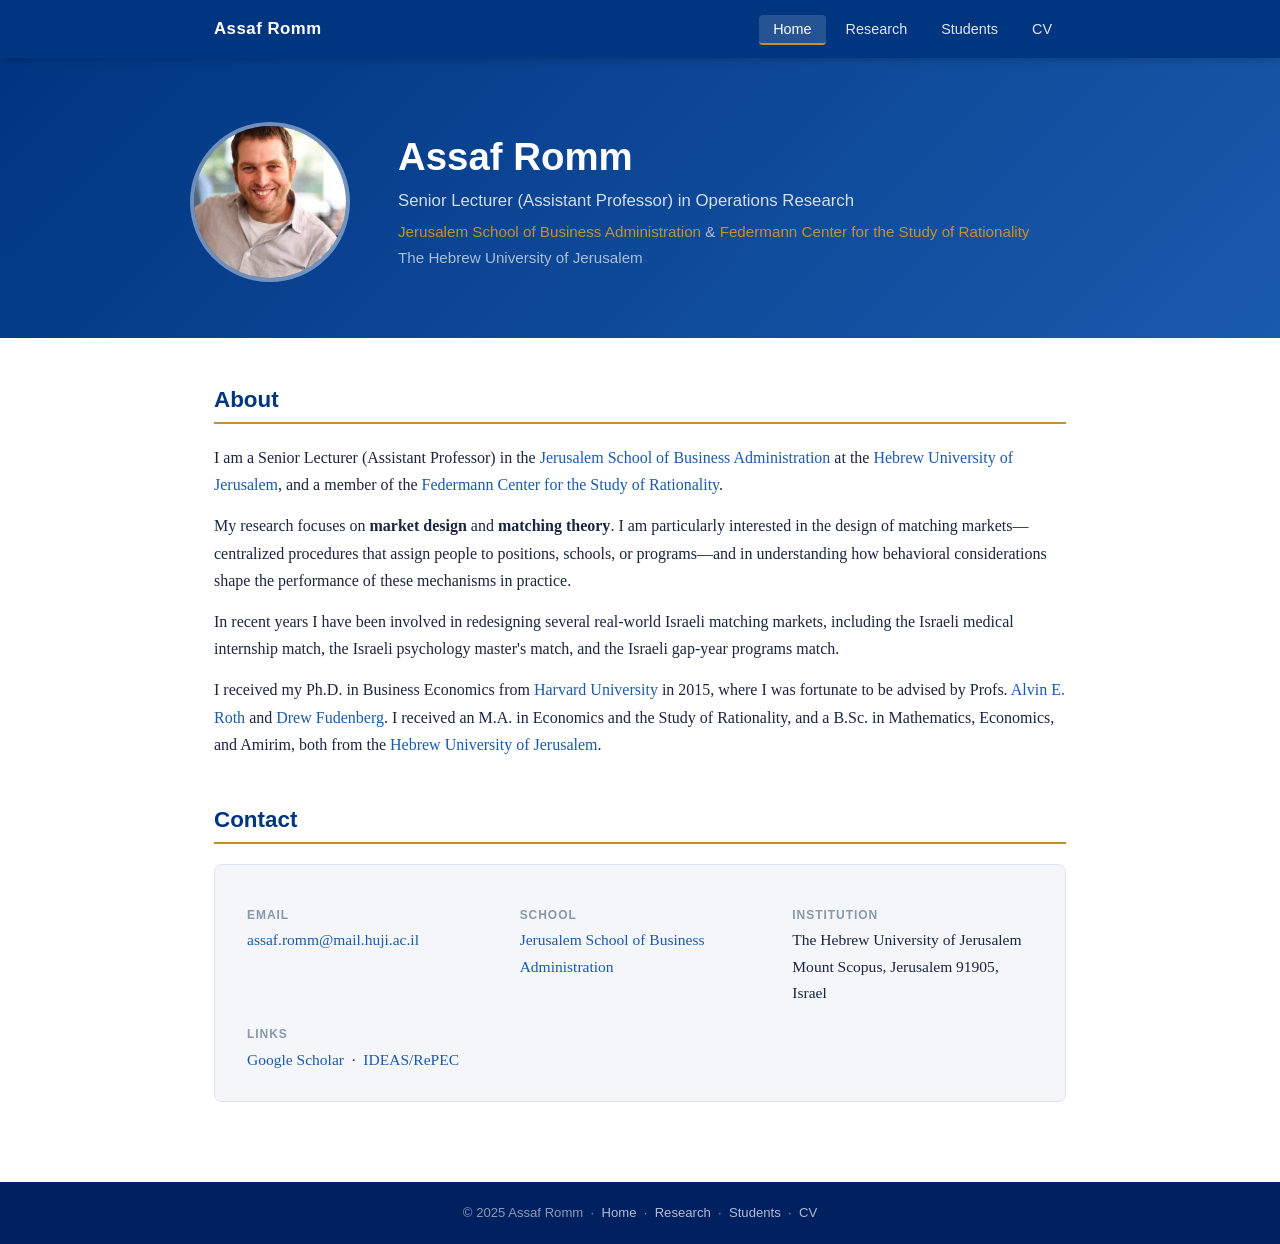
<file: index.html>
<!DOCTYPE html>
<html lang="en">
<head>
  <meta charset="UTF-8" />
  <meta name="viewport" content="width=device-width, initial-scale=1.0" />
  <title>Assaf Romm — Economist</title>
  <link rel="stylesheet" href="styles.css" />
</head>
<body>

<!-- ── Navigation ── -->
<nav>
  <div class="nav-inner">
    <a href="index.html" class="nav-brand">Assaf Romm</a>
    <button class="nav-toggle" id="nav-toggle" aria-label="Toggle menu">
      <span></span><span></span><span></span>
    </button>
    <ul class="nav-links" id="nav-links">
      <li><a href="index.html" class="active">Home</a></li>
      <li><a href="research.html">Research</a></li>
      <li><a href="students.html">Students</a></li>
      <li><a href="cv.html">CV</a></li>
    </ul>
  </div>
</nav>

<!-- ── Hero ── -->
<div class="hero">
  <div class="hero-inner">
    <div class="hero-photo" id="hero-photo">
      <img src="photo.jpg" alt="Assaf Romm" />
    </div>
    <div class="hero-text">
      <h1>Assaf Romm</h1>
      <p class="hero-title">Senior Lecturer (Assistant Professor) in Operations Research</p>
      <p class="hero-inst">
        <a href="https://en.huji.ac.il/schools-faculties/business-school/" target="_blank" rel="noopener">
          Jerusalem School of Business Administration
        </a> &amp;
        <a href="https://www.ratio.huji.ac.il/en" target="_blank" rel="noopener">
          Federmann Center for the Study of Rationality
        </a><br>
        The Hebrew University of Jerusalem
      </p>
    </div>
  </div>
</div>

<!-- ── Main content ── -->
<div class="page-content">

  <!-- Bio -->
  <section class="bio-section">
    <h2 class="section-title">About</h2>
    <p>
      I am a Senior Lecturer (Assistant Professor) in the
      <a href="https://en.huji.ac.il/schools-faculties/business-school/" target="_blank" rel="noopener">Jerusalem School of Business Administration</a>
      at the <a href="https://www.huji.ac.il/en" target="_blank" rel="noopener">Hebrew University of Jerusalem</a>,
      and a member of the
      <a href="https://www.ratio.huji.ac.il/en" target="_blank" rel="noopener">Federmann Center for the Study of Rationality</a>.
    </p>
    <p>
      My research focuses on <strong>market design</strong> and <strong>matching theory</strong>.
      I am particularly interested in the design of matching markets—centralized procedures that
      assign people to positions, schools, or programs—and in understanding how behavioral
      considerations shape the performance of these mechanisms in practice.
    </p>
    <p>
      In recent years I have been involved in redesigning several real-world Israeli matching markets,
      including the Israeli medical internship match, the Israeli psychology master's match, and the Israeli gap-year programs match.
    </p>
    <p>
      I received my Ph.D. in Business Economics from <a href="https://economics.harvard.edu/" target="_blank" rel="noopener">Harvard University</a> in 2015,
      where I was fortunate to be advised by Profs.
      <a href="https://web.stanford.edu/~alroth/" target="_blank" rel="noopener">Alvin E. Roth</a>
      and
      <a href="https://economics.mit.edu/people/faculty/drew-fudenberg" target="_blank" rel="noopener">Drew Fudenberg</a>.
      I received an M.A. in Economics and the Study of Rationality, and a B.Sc. in Mathematics, Economics, and Amirim,
      both from the <a href="https://www.huji.ac.il/en" target="_blank" rel="noopener">Hebrew University of Jerusalem</a>.
    </p>
  </section>

  <!-- Contact -->
  <section>
    <h2 class="section-title">Contact</h2>
    <div class="contact-section">
      <div class="contact-grid">
        <div class="contact-item">
          <span class="contact-label">Email</span>
          <span class="contact-value">
            <a href="mailto:assaf.romm@mail.huji.ac.il">assaf.romm@mail.huji.ac.il</a>
          </span>
        </div>
        <div class="contact-item">
          <span class="contact-label">School</span>
          <span class="contact-value">
            <a href="https://en.huji.ac.il/schools-faculties/business-school/" target="_blank" rel="noopener">
              Jerusalem School of Business Administration
            </a>
          </span>
        </div>
        <div class="contact-item">
          <span class="contact-label">Institution</span>
          <span class="contact-value">
            The Hebrew University of Jerusalem<br>
            Mount Scopus, Jerusalem 91905, Israel
          </span>
        </div>
        <div class="contact-item">
          <span class="contact-label">Links</span>
          <span class="contact-value">
            <a href="https://scholar.google.com/citations?user=Ag2_Dd4AAAAJ" target="_blank" rel="noopener">Google Scholar</a> &nbsp;·&nbsp;
            <a href="https://ideas.repec.org/f/pro878.html" target="_blank" rel="noopener">IDEAS/RePEC</a>
          </span>
        </div>
      </div>
    </div>
  </section>

</div>

<!-- ── Footer ── -->
<footer>
  <p>&copy; 2025 Assaf Romm &nbsp;·&nbsp;
    <a href="index.html">Home</a> &nbsp;·&nbsp;
    <a href="research.html">Research</a> &nbsp;·&nbsp;
    <a href="students.html">Students</a> &nbsp;·&nbsp;
    <a href="cv.html">CV</a>
  </p>
</footer>

<script>
  // Mobile nav toggle
  document.getElementById('nav-toggle').addEventListener('click', () => {
    document.getElementById('nav-links').classList.toggle('open');
  });
</script>
</body>
</html>
</file>
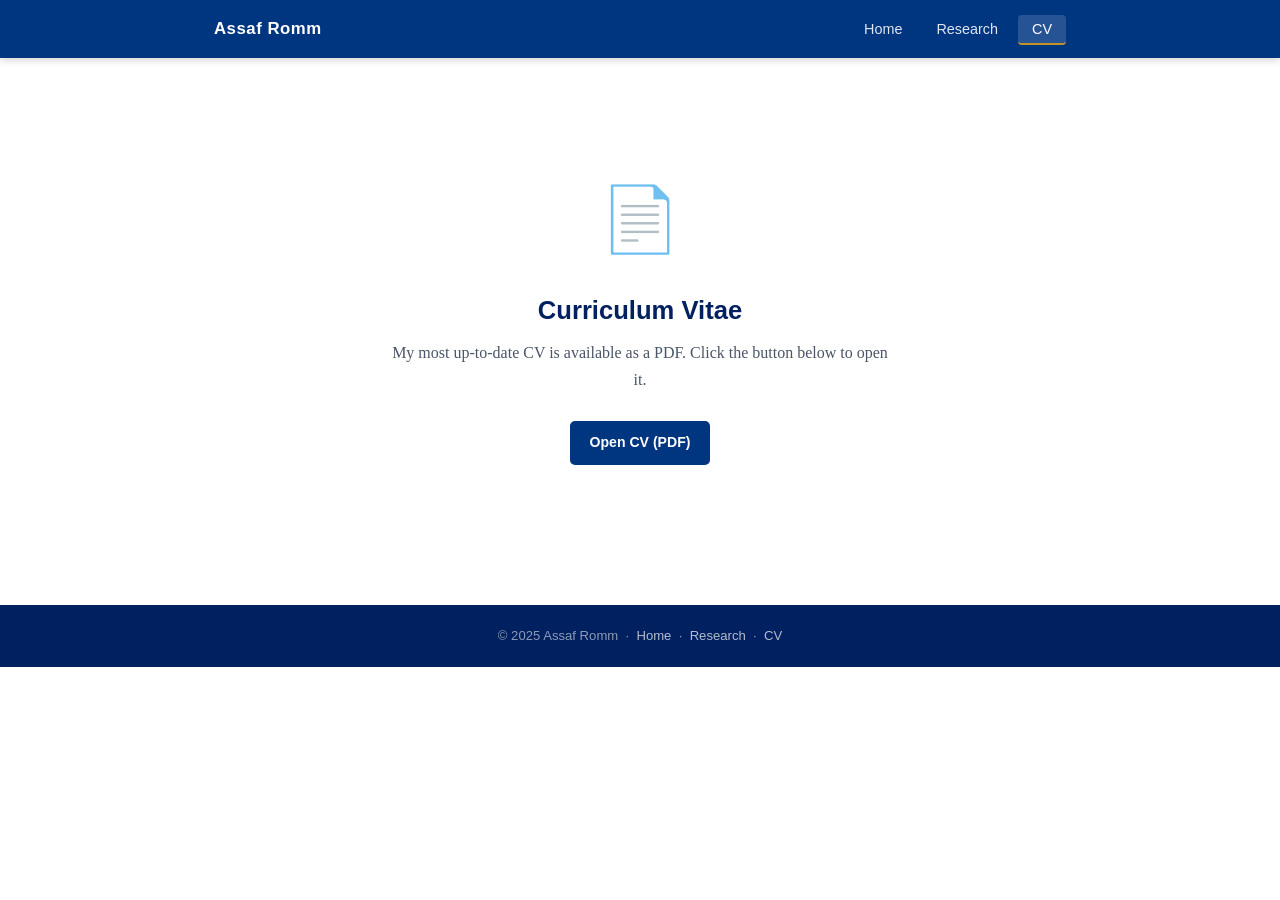
<file: cv.html>
<!DOCTYPE html>
<html lang="en">
<head>
  <meta charset="UTF-8" />
  <meta name="viewport" content="width=device-width, initial-scale=1.0" />
  <title>CV — Assaf Romm</title>
  <link rel="stylesheet" href="styles.css" />
</head>
<body>

<!-- ── Navigation ── -->
<nav>
  <div class="nav-inner">
    <a href="index.html" class="nav-brand">Assaf Romm</a>
    <button class="nav-toggle" id="nav-toggle" aria-label="Toggle menu">
      <span></span><span></span><span></span>
    </button>
    <ul class="nav-links" id="nav-links">
      <li><a href="index.html">Home</a></li>
      <li><a href="research.html">Research</a></li>
      <li><a href="cv.html" class="active">CV</a></li>
    </ul>
  </div>
</nav>

<!-- ── Page content ── -->
<div class="page-content">
  <div class="cv-container">
    <div class="cv-icon">📄</div>
    <h2>Curriculum Vitae</h2>
    <p>My most up-to-date CV is available as a PDF. Click the button below to open it.</p>
    <a id="cv-link" href="https://drive.google.com/file/d/1-dQ6ewBNN-_cNXQTBWJBsmryBuVeGHgV/view?usp=sharing" class="btn btn-primary" target="_blank" rel="noopener">
      Open CV (PDF)
    </a>
  </div>
</div>

<!-- ── Footer ── -->
<footer>
  <p>&copy; 2025 Assaf Romm &nbsp;·&nbsp;
    <a href="index.html">Home</a> &nbsp;·&nbsp;
    <a href="research.html">Research</a> &nbsp;·&nbsp;
    <a href="cv.html">CV</a>
  </p>
</footer>

<script>
  document.getElementById('nav-toggle').addEventListener('click', () => {
    document.getElementById('nav-links').classList.toggle('open');
  });
</script>
</body>
</html>
</file>
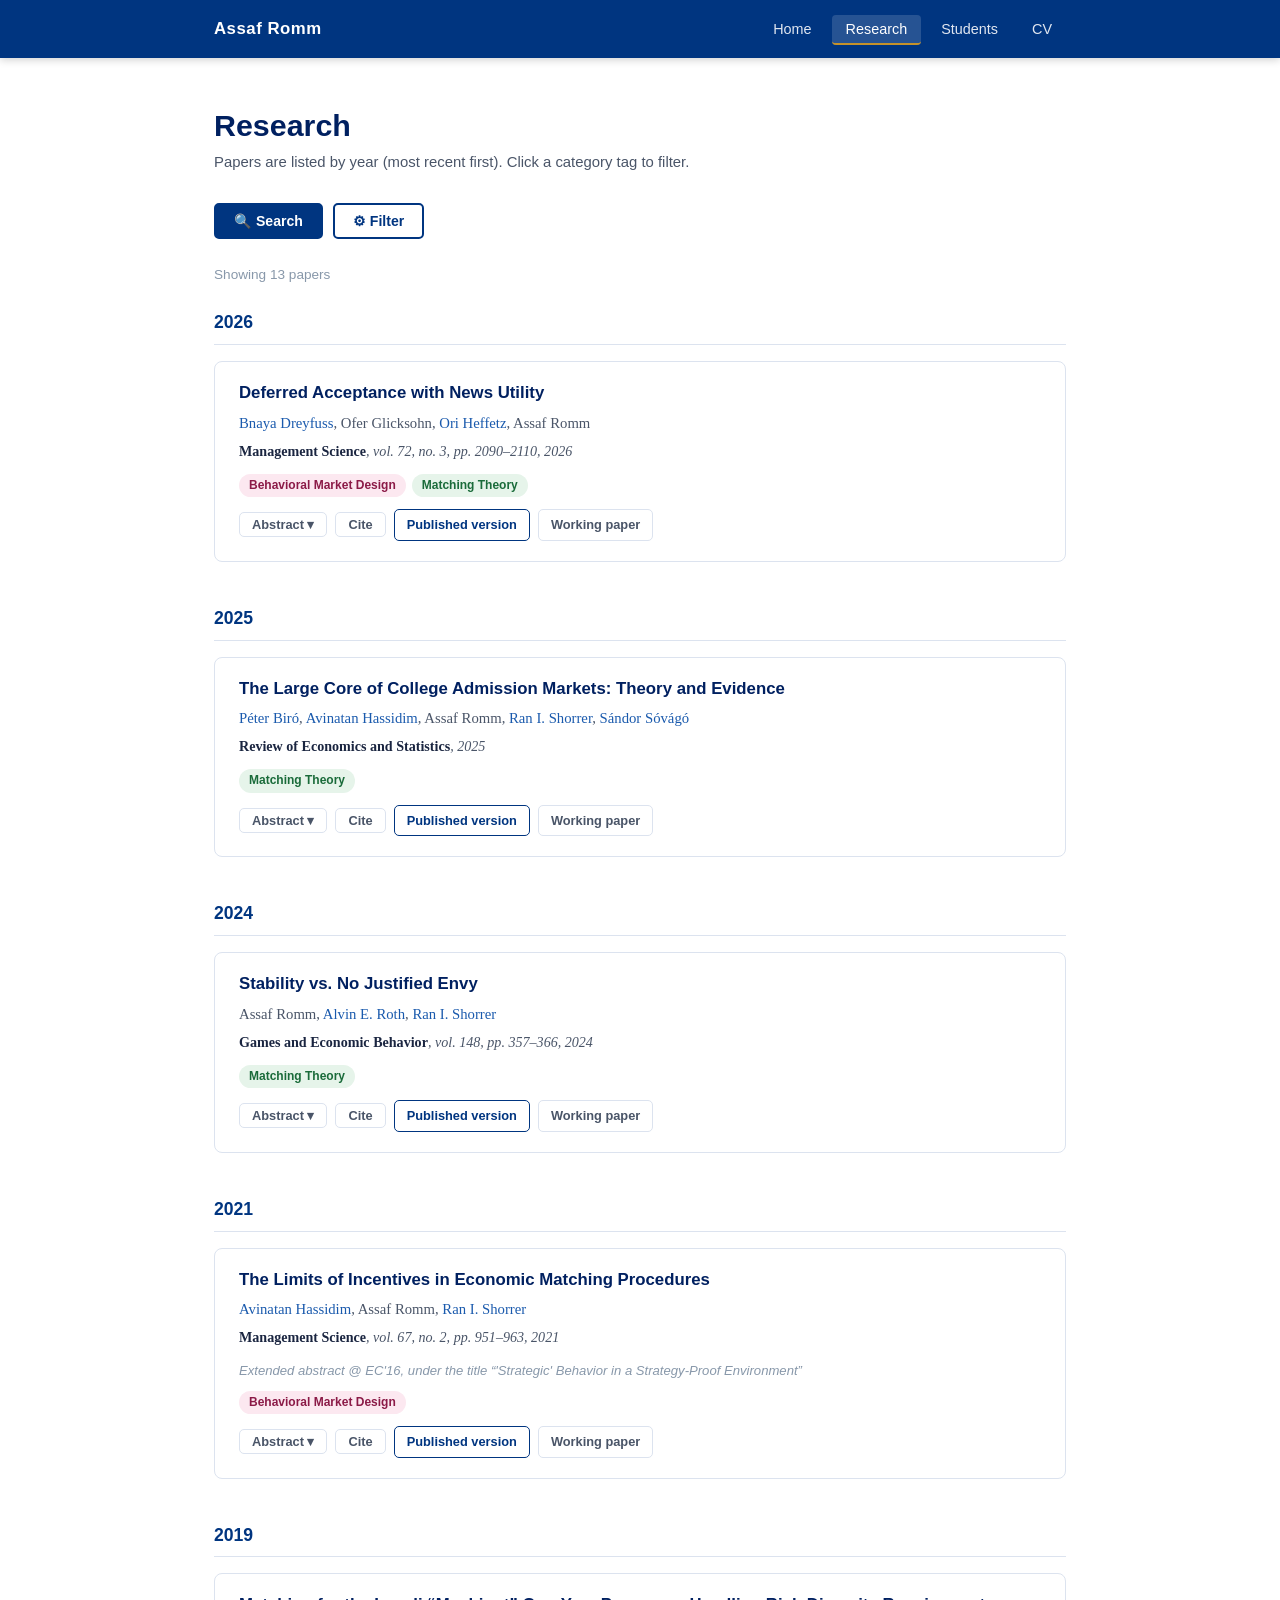
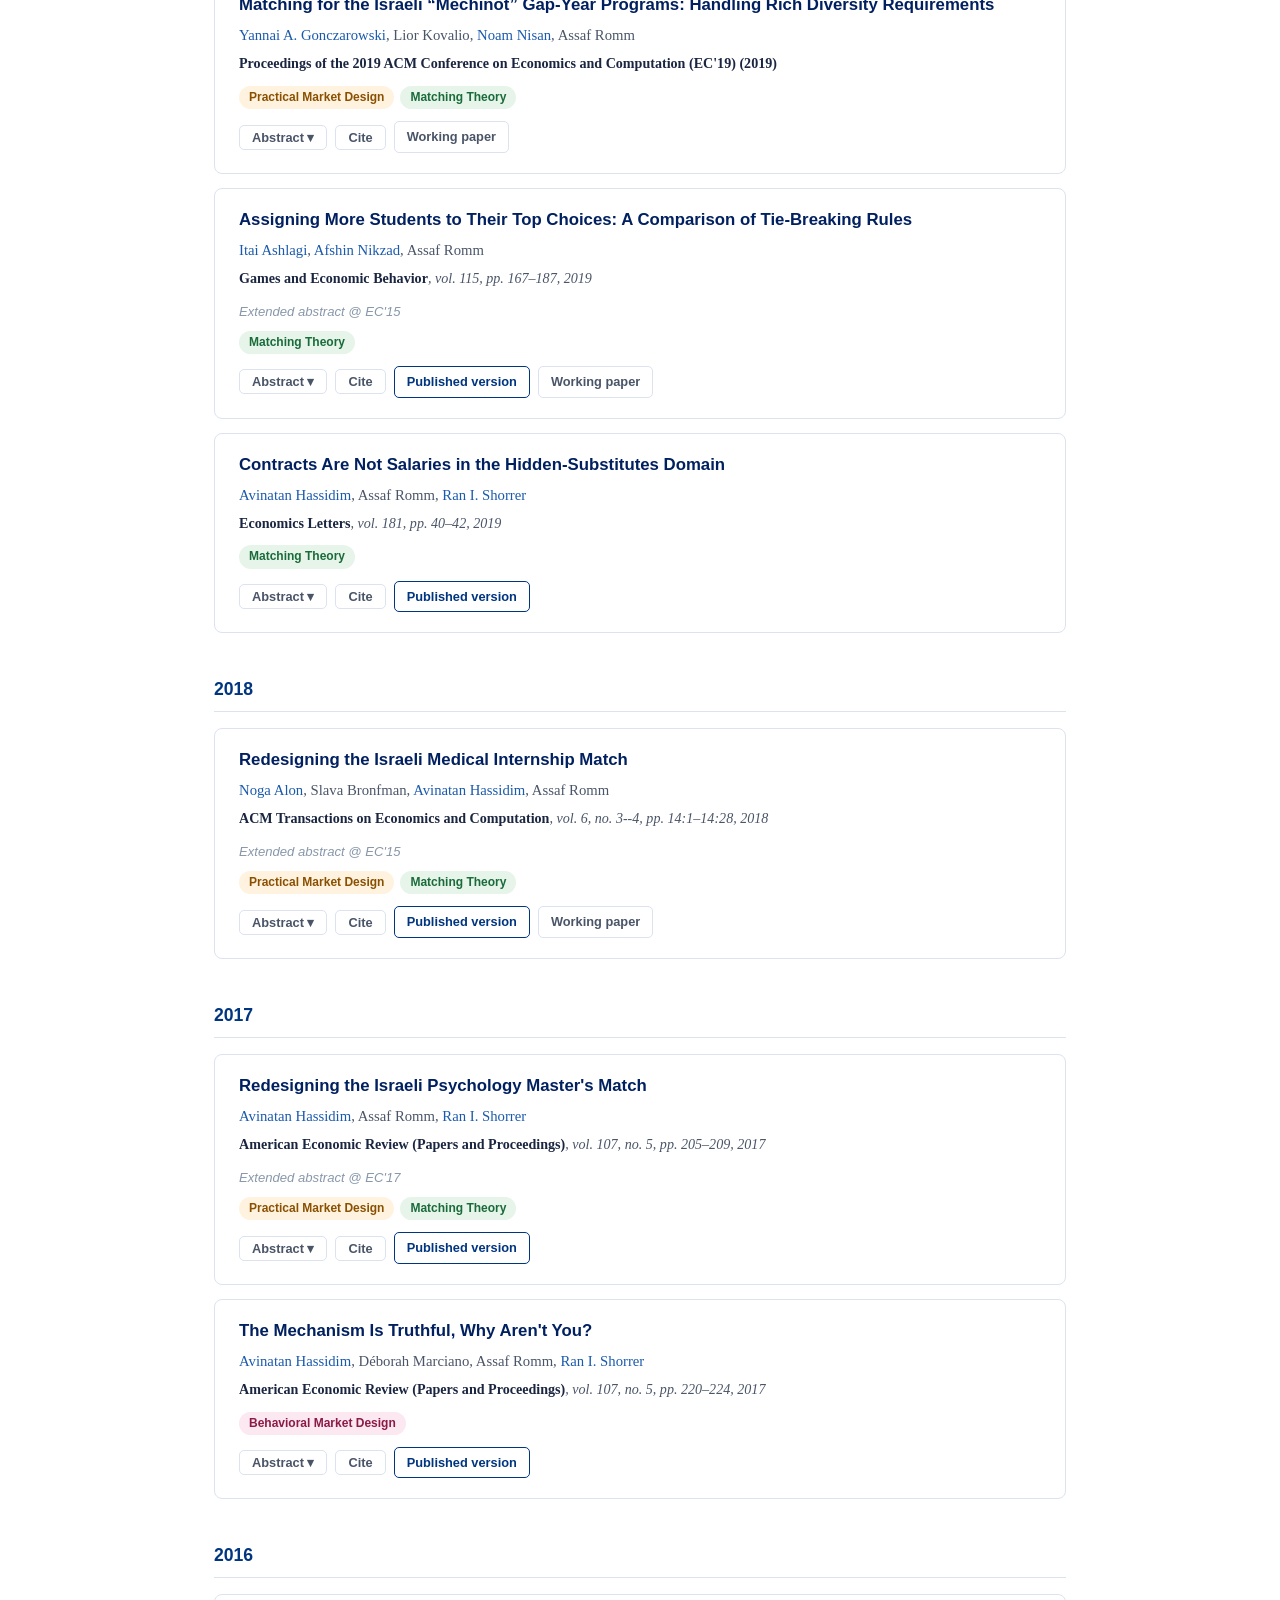
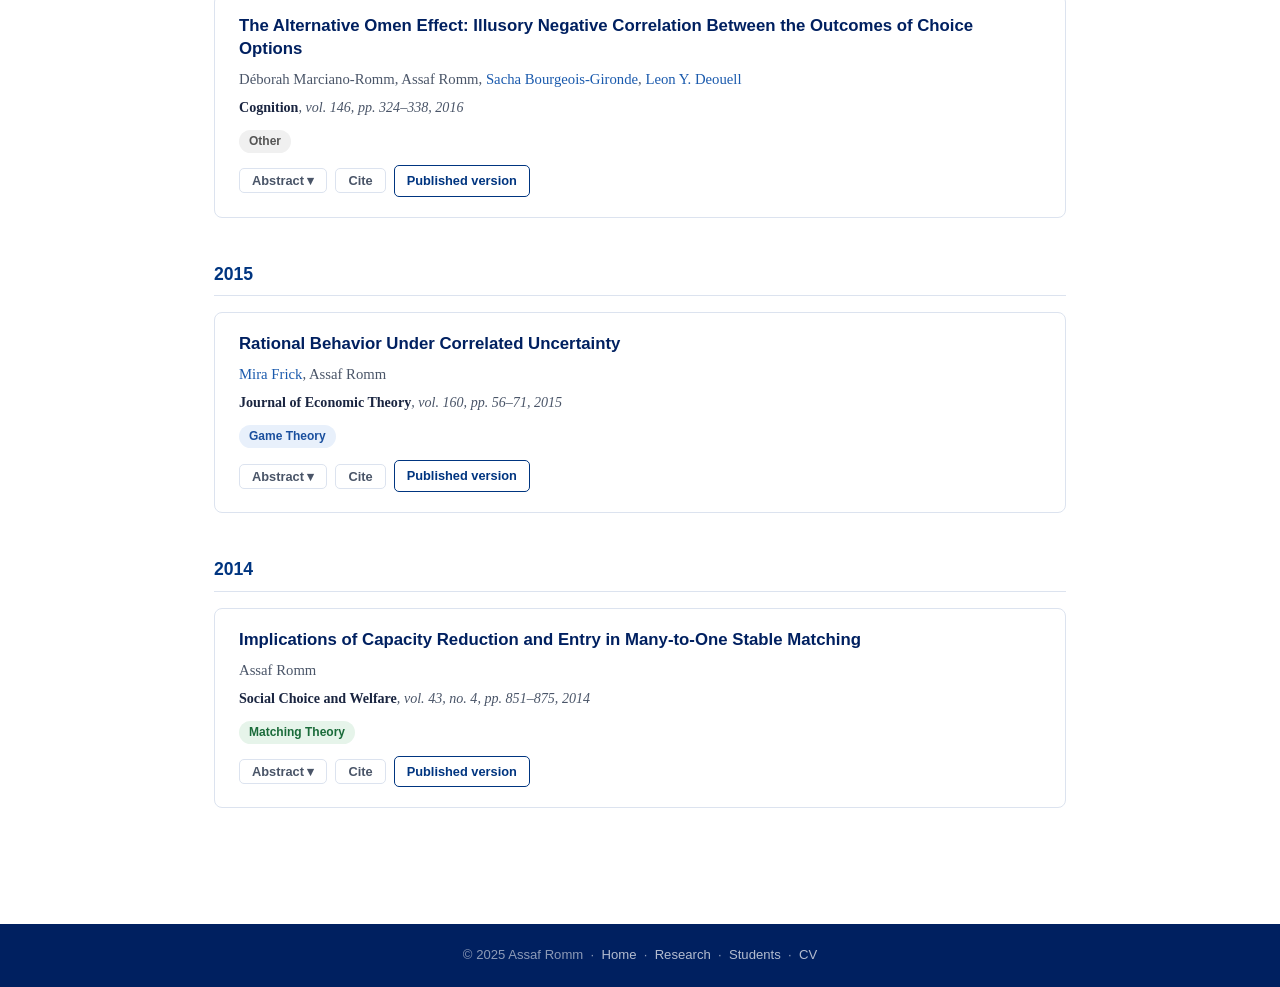
<file: research.html>
<!DOCTYPE html>
<html lang="en">
<head>
  <meta charset="UTF-8" />
  <meta name="viewport" content="width=device-width, initial-scale=1.0" />
  <title>Research — Assaf Romm</title>
  <link rel="stylesheet" href="styles.css" />
</head>
<body>

<!-- ── Navigation ── -->
<nav>
  <div class="nav-inner">
    <a href="index.html" class="nav-brand">Assaf Romm</a>
    <button class="nav-toggle" id="nav-toggle" aria-label="Toggle menu">
      <span></span><span></span><span></span>
    </button>
    <ul class="nav-links" id="nav-links">
      <li><a href="index.html">Home</a></li>
      <li><a href="research.html" class="active">Research</a></li>
      <li><a href="students.html">Students</a></li>
      <li><a href="cv.html">CV</a></li>
    </ul>
  </div>
</nav>

<!-- ── Page content ── -->
<div class="page-content">

  <div class="research-header">
    <h1 style="font-size:1.9rem; color:var(--primary-dark); margin-bottom:6px;">Research</h1>
    <p style="color:var(--text-mid); font-family:'Arial',sans-serif; font-size:0.93rem;">
      Papers are listed by year (most recent first). Click a category tag to filter.
    </p>
  </div>

  <!-- Controls -->
  <div class="research-controls">
    <button class="btn btn-primary" id="search-btn">🔍 Search</button>
    <button class="btn btn-outline" id="filter-btn">⚙ Filter</button>
  </div>

  <!-- Search bar (hidden until toggled) -->
  <div class="search-wrap" id="search-wrap">
    <input type="text" id="search-input" placeholder="Search by title, author, keyword…" autocomplete="off" />
    <button class="btn btn-sm btn-ghost" id="search-close">✕</button>
  </div>

  <!-- Filter panel (hidden until toggled) -->
  <div class="filter-panel" id="filter-panel">

    <div class="filter-group">
      <label class="filter-title">Category</label>
      <div class="filter-checkboxes">
        <label>
          <input type="checkbox" class="cat-filter" value="Game Theory" />
          <span class="tag tag-game-theory" style="pointer-events:none">Game Theory</span>
        </label>
        <label>
          <input type="checkbox" class="cat-filter" value="Matching Theory" />
          <span class="tag tag-matching-theory" style="pointer-events:none">Matching Theory</span>
        </label>
        <label>
          <input type="checkbox" class="cat-filter" value="Practical Market Design" />
          <span class="tag tag-practical-market-design" style="pointer-events:none">Practical Market Design</span>
        </label>
        <label>
          <input type="checkbox" class="cat-filter" value="Behavioral Market Design" />
          <span class="tag tag-behavioral-market-design" style="pointer-events:none">Behavioral Market Design</span>
        </label>
        <label>
          <input type="checkbox" class="cat-filter" value="Other" />
          <span class="tag tag-other" style="pointer-events:none">Other</span>
        </label>
      </div>
    </div>

    <div class="filter-group">
      <label class="filter-title">Coauthor</label>
      <select id="coauthor-filter" class="coauthor-select">
        <option value="">All coauthors</option>
      </select>
    </div>

    <div class="filter-group">
      <label class="filter-title">Year range</label>
      <div class="year-range-row">
        <input type="number" id="year-min" placeholder="From" min="1900" max="2100" />
        <span>–</span>
        <input type="number" id="year-max" placeholder="To"   min="1900" max="2100" />
      </div>
    </div>

    <div class="filter-footer">
      <button class="btn btn-sm btn-ghost" id="clear-filters">Clear filters</button>
    </div>
  </div>

  <!-- Result count -->
  <div class="paper-count" id="paper-count"></div>

  <!-- Papers rendered here -->
  <div id="papers-container">
    <div class="no-results" style="padding:40px 0;">
      Loading papers…
    </div>
  </div>

</div>

<!-- ── Cite Modal ── -->
<div class="modal-overlay" id="cite-modal" role="dialog" aria-modal="true" aria-label="Citation">
  <div class="modal-box">
    <button class="modal-close" id="cite-close" aria-label="Close">×</button>
    <h3>Cite this paper</h3>

    <p style="font-family:'Arial',sans-serif;font-size:0.82rem;color:var(--text-light);margin-bottom:6px;">
      Plain text citation
    </p>
    <div class="cite-text" id="cite-citation"></div>

    <p style="font-family:'Arial',sans-serif;font-size:0.82rem;color:var(--text-light);margin:14px 0 6px;">
      BibTeX
    </p>
    <div class="cite-text" id="cite-bibtex"></div>

    <div class="modal-footer">
      <button class="btn btn-sm btn-ghost" id="copy-citation-btn">Copy citation</button>
      <button class="btn btn-sm btn-outline" id="copy-bibtex-btn">Copy BibTeX</button>
    </div>
  </div>
</div>

<!-- ── Footer ── -->
<footer>
  <p>&copy; 2025 Assaf Romm &nbsp;·&nbsp;
    <a href="index.html">Home</a> &nbsp;·&nbsp;
    <a href="research.html">Research</a> &nbsp;·&nbsp;
    <a href="students.html">Students</a> &nbsp;·&nbsp;
    <a href="cv.html">CV</a>
  </p>
</footer>

<script>
  // Mobile nav toggle
  document.getElementById('nav-toggle').addEventListener('click', () => {
    document.getElementById('nav-links').classList.toggle('open');
  });

  // Search close button
  document.getElementById('search-close')?.addEventListener('click', () => {
    document.getElementById('search-wrap').classList.remove('open');
    document.getElementById('search-input').value = '';
    if (typeof refresh === 'function') refresh();
  });
</script>
<script src="js/bib-parser.js"></script>
</body>
</html>
</file>
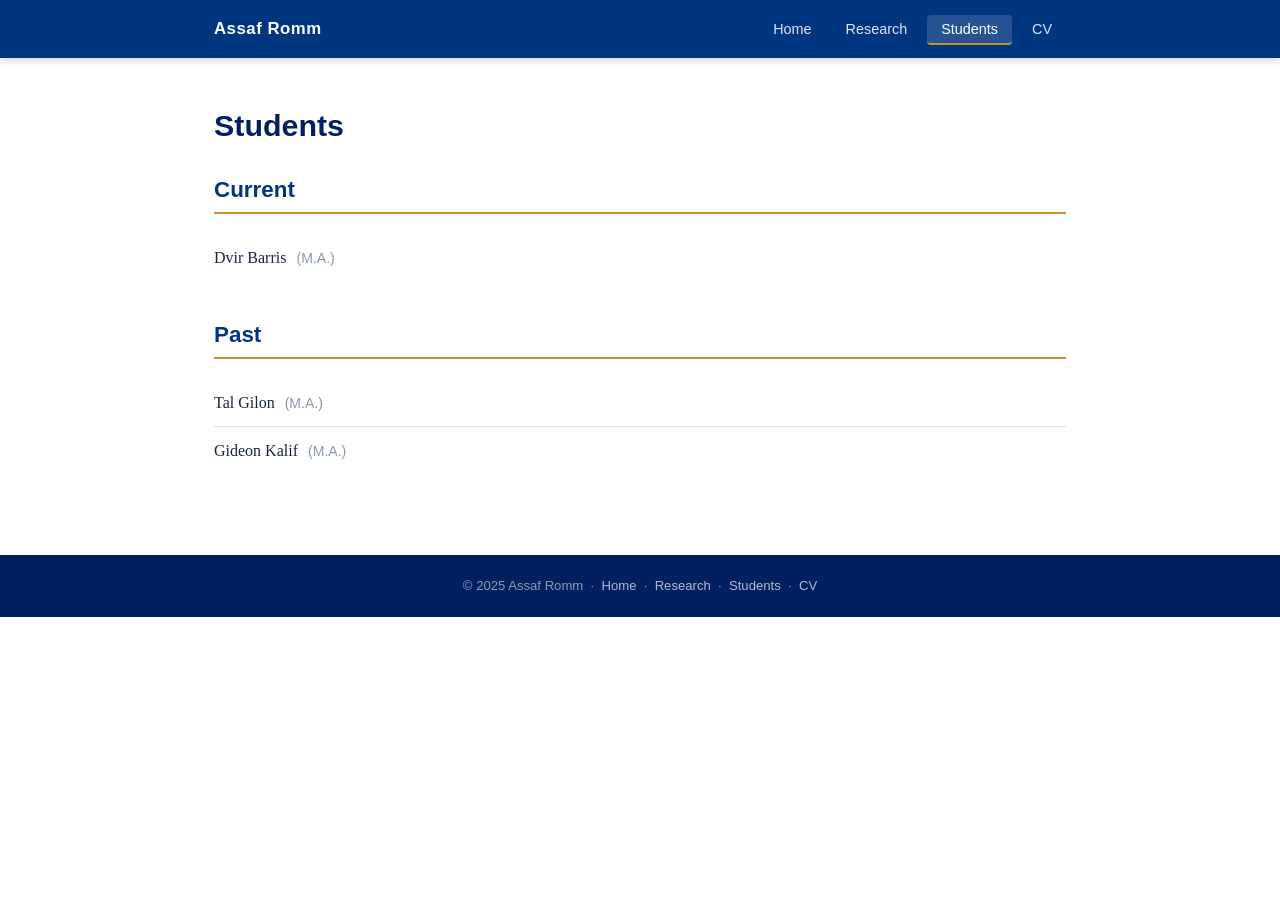
<file: students.html>
<!DOCTYPE html>
<html lang="en">
<head>
  <meta charset="UTF-8" />
  <meta name="viewport" content="width=device-width, initial-scale=1.0" />
  <title>Students — Assaf Romm</title>
  <link rel="stylesheet" href="styles.css" />
</head>
<body>

<!-- ── Navigation ── -->
<nav>
  <div class="nav-inner">
    <a href="index.html" class="nav-brand">Assaf Romm</a>
    <button class="nav-toggle" id="nav-toggle" aria-label="Toggle menu">
      <span></span><span></span><span></span>
    </button>
    <ul class="nav-links" id="nav-links">
      <li><a href="index.html">Home</a></li>
      <li><a href="research.html">Research</a></li>
      <li><a href="students.html" class="active">Students</a></li>
      <li><a href="cv.html">CV</a></li>
    </ul>
  </div>
</nav>

<!-- ── Page content ── -->
<div class="page-content">

  <h1 style="font-size:1.9rem; color:var(--primary-dark); margin-bottom:32px;">Students</h1>

  <section style="margin-bottom:40px;">
    <h2 class="section-title">Current</h2>
    <ul class="students-list">
      <li>Dvir Barris <span class="student-degree">(M.A.)</span></li>
    </ul>
  </section>

  <section>
    <h2 class="section-title">Past</h2>
    <ul class="students-list">
      <li>Tal Gilon <span class="student-degree">(M.A.)</span></li>
      <li>Gideon Kalif <span class="student-degree">(M.A.)</span></li>
    </ul>
  </section>

</div>

<!-- ── Footer ── -->
<footer>
  <p>&copy; 2025 Assaf Romm &nbsp;·&nbsp;
    <a href="index.html">Home</a> &nbsp;·&nbsp;
    <a href="research.html">Research</a> &nbsp;·&nbsp;
    <a href="students.html">Students</a> &nbsp;·&nbsp;
    <a href="cv.html">CV</a>
  </p>
</footer>

<script>
  document.getElementById('nav-toggle').addEventListener('click', () => {
    document.getElementById('nav-links').classList.toggle('open');
  });
</script>
</body>
</html>
</file>
<file: styles.css>
/* ============================================================
   styles.css — Assaf Romm Academic Website
   Color scheme inspired by the Hebrew University Business School
   ============================================================ */

:root {
  --primary:        #003580;   /* HUJI deep navy */
  --primary-dark:   #002060;
  --primary-light:  #1a5aad;
  --accent:         #c5922a;   /* Gold */
  --accent-light:   #f5e9cc;
  --bg:             #ffffff;
  --bg-light:       #f4f6fa;
  --bg-mid:         #eaf0f8;
  --border:         #dce3ef;
  --text:           #1a2540;
  --text-mid:       #4a5568;
  --text-light:     #8898aa;
  --link:           #1a5aad;
  --link-hover:     #c5922a;
  --tag-gt:         #e8f0fb;
  --tag-gt-text:    #1a4f9e;
  --tag-mt:         #e6f4ea;
  --tag-mt-text:    #1a6b3a;
  --tag-pmd:        #fff3e0;
  --tag-pmd-text:   #8a5000;
  --tag-bmd:        #fce8f0;
  --tag-bmd-text:   #8b1a47;
}

/* ---- Reset & Base ---- */
*, *::before, *::after { box-sizing: border-box; margin: 0; padding: 0; }

html { scroll-behavior: smooth; }

body {
  font-family: 'Georgia', 'Times New Roman', serif;
  font-size: 16px;
  line-height: 1.7;
  color: var(--text);
  background: var(--bg);
}

a {
  color: var(--link);
  text-decoration: none;
  transition: color 0.18s;
}
a:hover { color: var(--link-hover); text-decoration: underline; }

h1, h2, h3, h4 {
  font-family: 'Arial', 'Helvetica Neue', sans-serif;
  font-weight: 700;
  line-height: 1.25;
  color: var(--primary-dark);
}

/* ---- Navigation ---- */
nav {
  background: var(--primary);
  position: sticky;
  top: 0;
  z-index: 100;
  box-shadow: 0 2px 8px rgba(0,0,0,0.18);
}

.nav-inner {
  max-width: 900px;
  margin: 0 auto;
  padding: 0 24px;
  display: flex;
  align-items: center;
  justify-content: space-between;
  height: 58px;
}

.nav-brand {
  font-family: 'Arial', sans-serif;
  font-size: 1.05rem;
  font-weight: 700;
  color: #fff;
  letter-spacing: 0.03em;
  text-decoration: none;
}
.nav-brand:hover { color: var(--accent); text-decoration: none; }

.nav-links {
  list-style: none;
  display: flex;
  gap: 6px;
}

.nav-links a {
  color: rgba(255,255,255,0.88);
  font-family: 'Arial', sans-serif;
  font-size: 0.9rem;
  font-weight: 500;
  padding: 6px 14px;
  border-radius: 4px;
  text-decoration: none;
  transition: background 0.18s, color 0.18s;
}
.nav-links a:hover,
.nav-links a.active {
  background: rgba(255,255,255,0.15);
  color: #fff;
  text-decoration: none;
}
.nav-links a.active {
  border-bottom: 2px solid var(--accent);
}

/* Hamburger (mobile) */
.nav-toggle {
  display: none;
  background: none;
  border: none;
  cursor: pointer;
  flex-direction: column;
  gap: 5px;
  padding: 4px;
}
.nav-toggle span {
  display: block;
  width: 24px;
  height: 2px;
  background: #fff;
  border-radius: 2px;
  transition: 0.3s;
}

/* ---- Page Layout ---- */
.page-content {
  max-width: 900px;
  margin: 0 auto;
  padding: 48px 24px 80px;
}

/* ---- Homepage Hero ---- */
.hero {
  background: linear-gradient(135deg, var(--primary) 0%, var(--primary-light) 100%);
  color: #fff;
  padding: 64px 24px 56px;
}

.hero-inner {
  max-width: 900px;
  margin: 0 auto;
  display: flex;
  align-items: center;
  gap: 48px;
}

.hero-photo {
  flex-shrink: 0;
  width: 160px;
  height: 160px;
  border-radius: 50%;
  border: 4px solid rgba(255,255,255,0.35);
  background: rgba(255,255,255,0.12);
  overflow: hidden;
  display: flex;
  align-items: center;
  justify-content: center;
  font-size: 3rem;
  color: rgba(255,255,255,0.5);
}

.hero-photo img {
  width: 100%;
  height: 100%;
  object-fit: cover;
}

.hero-text h1 {
  color: #fff;
  font-size: 2.4rem;
  margin-bottom: 6px;
}

.hero-text .hero-title {
  font-size: 1.05rem;
  color: rgba(255,255,255,0.82);
  font-family: 'Arial', sans-serif;
  margin-bottom: 4px;
}

.hero-text .hero-inst {
  font-size: 0.95rem;
  color: rgba(255,255,255,0.65);
  font-family: 'Arial', sans-serif;
}

.hero-text .hero-inst a {
  color: var(--accent);
}

/* ---- Sections ---- */
.section-title {
  font-size: 1.4rem;
  color: var(--primary);
  border-bottom: 2px solid var(--accent);
  padding-bottom: 8px;
  margin-bottom: 20px;
}

.bio-section {
  margin-bottom: 48px;
}

.bio-section p {
  margin-bottom: 14px;
  color: var(--text);
}

.contact-section {
  background: var(--bg-light);
  border: 1px solid var(--border);
  border-radius: 8px;
  padding: 28px 32px;
}

.contact-grid {
  display: grid;
  grid-template-columns: repeat(auto-fit, minmax(220px, 1fr));
  gap: 18px 32px;
  margin-top: 12px;
}

.contact-item {
  display: flex;
  flex-direction: column;
}

.contact-label {
  font-family: 'Arial', sans-serif;
  font-size: 0.75rem;
  font-weight: 700;
  text-transform: uppercase;
  letter-spacing: 0.08em;
  color: var(--text-light);
  margin-bottom: 2px;
}

.contact-value {
  font-size: 0.97rem;
  color: var(--text);
}

/* ---- Research Page ---- */
.research-header {
  margin-bottom: 28px;
}

.research-controls {
  display: flex;
  gap: 10px;
  flex-wrap: wrap;
  margin-bottom: 24px;
}

.btn {
  display: inline-flex;
  align-items: center;
  gap: 6px;
  padding: 8px 18px;
  border-radius: 5px;
  font-family: 'Arial', sans-serif;
  font-size: 0.88rem;
  font-weight: 600;
  cursor: pointer;
  transition: background 0.18s, color 0.18s, border-color 0.18s;
  border: 2px solid transparent;
  text-decoration: none;
}

.btn-primary {
  background: var(--primary);
  color: #fff;
  border-color: var(--primary);
}
.btn-primary:hover {
  background: var(--primary-dark);
  border-color: var(--primary-dark);
  color: #fff;
  text-decoration: none;
}

.btn-outline {
  background: transparent;
  color: var(--primary);
  border-color: var(--primary);
}
.btn-outline:hover {
  background: var(--bg-mid);
  text-decoration: none;
}

.btn-sm {
  padding: 4px 12px;
  font-size: 0.8rem;
  border-width: 1.5px;
}

.btn-ghost {
  background: transparent;
  color: var(--text-mid);
  border-color: var(--border);
}
.btn-ghost:hover {
  background: var(--bg-light);
  color: var(--text);
  text-decoration: none;
}

/* ---- Search Bar ---- */
.search-wrap {
  display: none;
  margin-bottom: 18px;
}
.search-wrap.open { display: flex; gap: 8px; align-items: center; }

#search-input {
  flex: 1;
  padding: 9px 14px;
  border: 2px solid var(--primary-light);
  border-radius: 5px;
  font-size: 0.95rem;
  font-family: 'Arial', sans-serif;
  color: var(--text);
  outline: none;
  transition: border-color 0.2s;
}
#search-input:focus { border-color: var(--primary); }

/* ---- Filter Panel ---- */
.filter-panel {
  display: none;
  background: var(--bg-light);
  border: 1px solid var(--border);
  border-radius: 8px;
  padding: 20px 24px;
  margin-bottom: 22px;
}
.filter-panel.open { display: grid; grid-template-columns: repeat(auto-fit, minmax(200px, 1fr)); gap: 20px 32px; }

.filter-group label.filter-title {
  display: block;
  font-family: 'Arial', sans-serif;
  font-size: 0.78rem;
  font-weight: 700;
  text-transform: uppercase;
  letter-spacing: 0.07em;
  color: var(--text-light);
  margin-bottom: 8px;
}

.filter-checkboxes {
  display: flex;
  flex-direction: column;
  gap: 6px;
}

.filter-checkboxes label {
  display: flex;
  align-items: center;
  gap: 7px;
  font-size: 0.9rem;
  cursor: pointer;
  color: var(--text);
}

.filter-checkboxes input[type="checkbox"] {
  accent-color: var(--primary);
  width: 14px;
  height: 14px;
}

.year-range-row {
  display: flex;
  gap: 10px;
  align-items: center;
}

.year-range-row input[type="number"] {
  width: 80px;
  padding: 6px 10px;
  border: 1.5px solid var(--border);
  border-radius: 4px;
  font-size: 0.9rem;
  color: var(--text);
  outline: none;
}
.year-range-row input:focus { border-color: var(--primary-light); }

.year-range-row span { color: var(--text-light); font-size: 0.9rem; }

.filter-footer {
  grid-column: 1 / -1;
  display: flex;
  gap: 10px;
  padding-top: 8px;
  border-top: 1px solid var(--border);
}

/* ---- Paper Count ---- */
.paper-count {
  font-family: 'Arial', sans-serif;
  font-size: 0.85rem;
  color: var(--text-light);
  margin-bottom: 16px;
}

/* ---- Year Group ---- */
.year-group {
  margin-bottom: 36px;
}

.year-heading {
  font-family: 'Arial', sans-serif;
  font-size: 1.1rem;
  font-weight: 700;
  color: var(--primary);
  padding: 6px 0;
  border-bottom: 1px solid var(--border);
  margin-bottom: 16px;
}

/* ---- Paper Card ---- */
.paper-card {
  background: var(--bg);
  border: 1px solid var(--border);
  border-radius: 8px;
  padding: 20px 24px;
  margin-bottom: 14px;
  transition: box-shadow 0.18s, border-color 0.18s;
}
.paper-card:hover {
  box-shadow: 0 3px 14px rgba(0, 53, 128, 0.09);
  border-color: #b8c8e0;
}

.paper-title {
  font-family: 'Arial', sans-serif;
  font-size: 1.05rem;
  font-weight: 700;
  color: var(--primary-dark);
  margin-bottom: 6px;
  line-height: 1.35;
}

.paper-title a {
  color: inherit;
}
.paper-title a:hover { color: var(--primary-light); text-decoration: none; }

.paper-authors {
  font-size: 0.92rem;
  color: var(--text-mid);
  margin-bottom: 4px;
}

.paper-authors a {
  color: var(--link);
}

.paper-venue {
  font-size: 0.88rem;
  color: var(--text-mid);
  font-style: italic;
  margin-bottom: 10px;
}

.paper-venue .venue-name {
  font-weight: 600;
  color: var(--text);
  font-style: normal;
}

.paper-tags {
  display: flex;
  flex-wrap: wrap;
  gap: 6px;
  margin-bottom: 12px;
}

.tag {
  display: inline-block;
  padding: 2px 10px;
  border-radius: 20px;
  font-family: 'Arial', sans-serif;
  font-size: 0.75rem;
  font-weight: 600;
  cursor: pointer;
  transition: opacity 0.15s;
  text-decoration: none;
  line-height: 1.6;
}
.tag:hover { opacity: 0.75; text-decoration: none; }

.tag-game-theory         { background: var(--tag-gt);  color: var(--tag-gt-text); }
.tag-matching-theory     { background: var(--tag-mt);  color: var(--tag-mt-text); }
.tag-practical-market-design { background: var(--tag-pmd); color: var(--tag-pmd-text); }
.tag-behavioral-market-design { background: var(--tag-bmd); color: var(--tag-bmd-text); }
.tag-other               { background: #f0f0f0; color: #555; }

/* ---- EC Abstract Note ---- */
.paper-ecnote {
  font-size: 0.82rem;
  color: var(--text-light);
  font-family: 'Arial', sans-serif;
  font-style: italic;
  margin-bottom: 8px;
}

/* ---- Coauthor dropdown ---- */
.coauthor-select {
  width: 100%;
  padding: 6px 10px;
  border: 1.5px solid var(--border);
  border-radius: 4px;
  font-size: 0.9rem;
  font-family: 'Arial', sans-serif;
  color: var(--text);
  background: var(--bg);
  outline: none;
  cursor: pointer;
}
.coauthor-select:focus { border-color: var(--primary-light); }

.paper-actions {
  display: flex;
  flex-wrap: wrap;
  gap: 8px;
  align-items: center;
}

/* ---- Abstract ---- */
.abstract-wrap {
  display: none;
  margin-top: 14px;
  padding: 14px 18px;
  background: var(--bg-light);
  border-left: 3px solid var(--primary-light);
  border-radius: 0 6px 6px 0;
  font-size: 0.93rem;
  color: var(--text-mid);
  line-height: 1.65;
}
.abstract-wrap.open { display: block; }

/* ---- Cite Modal ---- */
.modal-overlay {
  display: none;
  position: fixed;
  inset: 0;
  background: rgba(0,0,0,0.45);
  z-index: 1000;
  align-items: center;
  justify-content: center;
  padding: 20px;
}
.modal-overlay.open { display: flex; }

.modal-box {
  background: var(--bg);
  border-radius: 10px;
  padding: 28px 32px;
  max-width: 640px;
  width: 100%;
  box-shadow: 0 12px 40px rgba(0,0,0,0.22);
  position: relative;
}

.modal-box h3 {
  font-size: 1.1rem;
  margin-bottom: 14px;
  color: var(--primary);
}

.cite-text {
  background: var(--bg-light);
  border: 1px solid var(--border);
  border-radius: 6px;
  padding: 14px 16px;
  font-family: 'Courier New', monospace;
  font-size: 0.82rem;
  line-height: 1.6;
  white-space: pre-wrap;
  word-break: break-word;
  color: var(--text);
  max-height: 280px;
  overflow-y: auto;
}

.modal-footer {
  margin-top: 16px;
  display: flex;
  gap: 10px;
  justify-content: flex-end;
}

.modal-close {
  position: absolute;
  top: 14px;
  right: 16px;
  background: none;
  border: none;
  font-size: 1.4rem;
  cursor: pointer;
  color: var(--text-light);
  line-height: 1;
}
.modal-close:hover { color: var(--text); }

/* ---- CV Page ---- */
.cv-container {
  text-align: center;
  padding: 60px 0;
}

.cv-icon {
  font-size: 4rem;
  margin-bottom: 20px;
}

.cv-container h2 {
  font-size: 1.6rem;
  margin-bottom: 12px;
}

.cv-container p {
  color: var(--text-mid);
  margin-bottom: 28px;
  max-width: 500px;
  margin-left: auto;
  margin-right: auto;
}

/* ---- Students Page ---- */
.students-list {
  list-style: none;
  padding: 0;
  margin: 0;
}

.students-list li {
  padding: 10px 0;
  border-bottom: 1px solid var(--border);
  font-size: 1rem;
  color: var(--text);
}

.students-list li:last-child {
  border-bottom: none;
}

.student-degree {
  font-family: 'Arial', sans-serif;
  font-size: 0.88rem;
  color: var(--text-light);
  margin-left: 6px;
}

/* ---- No Results ---- */
.no-results {
  text-align: center;
  padding: 48px 0;
  color: var(--text-light);
  font-family: 'Arial', sans-serif;
}

/* ---- Footer ---- */
footer {
  background: var(--primary-dark);
  color: rgba(255,255,255,0.55);
  text-align: center;
  padding: 20px;
  font-family: 'Arial', sans-serif;
  font-size: 0.82rem;
}
footer a { color: rgba(255,255,255,0.7); }
footer a:hover { color: #fff; }

/* ---- Responsive ---- */
@media (max-width: 680px) {
  .hero-inner {
    flex-direction: column;
    text-align: center;
    gap: 24px;
  }
  .hero-photo { width: 120px; height: 120px; }
  .hero-text h1 { font-size: 1.8rem; }

  .nav-links { display: none; flex-direction: column; }
  .nav-links.open {
    display: flex;
    position: absolute;
    top: 58px;
    left: 0; right: 0;
    background: var(--primary-dark);
    padding: 12px 16px;
    gap: 2px;
  }
  .nav-links.open a { display: block; padding: 10px 12px; border-radius: 4px; }
  .nav-toggle { display: flex; }

  .filter-panel.open { grid-template-columns: 1fr; }
  .page-content { padding: 32px 16px 60px; }
  .paper-card { padding: 16px; }
  .modal-box { padding: 20px; }
}
</file>
